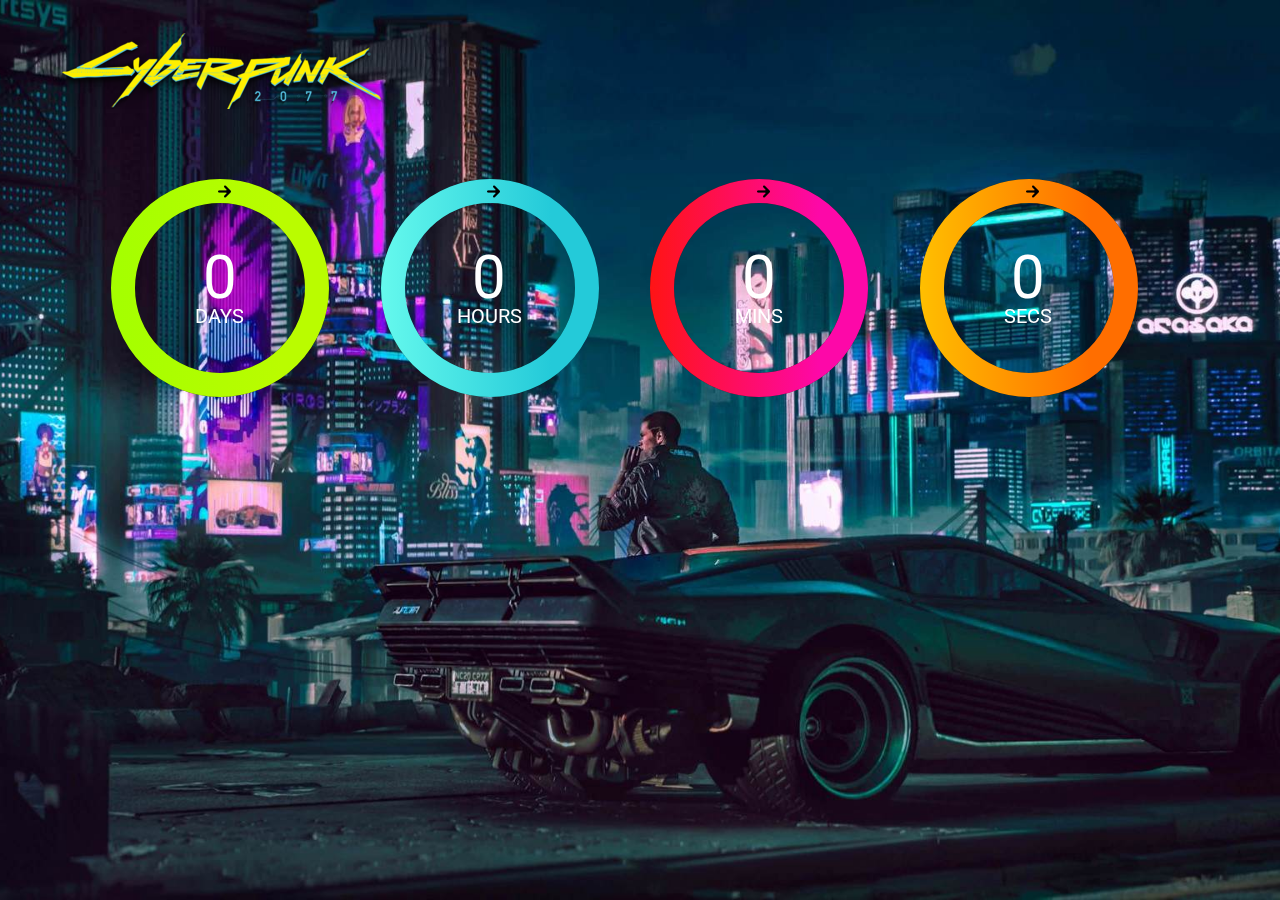
<file: index.html>
<!doctype html>
<html class="no-js" lang="en">

<head>
<!-- Global site tag (gtag.js) - Google Analytics -->
<script async src="https://www.googletagmanager.com/gtag/js?id=UA-130639202-5"></script>
<script>
  window.dataLayer = window.dataLayer || [];
  function gtag(){dataLayer.push(arguments);}
  gtag('js', new Date());

  gtag('config', 'UA-130639202-5');
</script>


    <meta charset="utf-8">
    <title>CP Countdown</title>
    <meta name="description" content="">
    <meta name="viewport" content="width=device-width, initial-scale=1">
    <link rel="icon" href="assets/images/favicon.png">
    <link rel="apple-touch-icon" href="favicon.png">

    <link href="https://fonts.googleapis.com/css?family=Open+Sans:400,600" rel="stylesheet" type="text/css">
    <link href="https://fonts.googleapis.com/css?family=Roboto:400" rel="stylesheet" type="text/css">
    <link href="https://fonts.googleapis.com/css?family=Lato:100" rel="stylesheet" type="text/css">

    <link rel="stylesheet" href="assets/css/jquery.classycountdown.min.css">

    <link rel="stylesheet" href="assets/css/main.css">

    <script src="assets/js/vendor/modernizr-2.8.3-respond-1.4.2.min.js"></script>
</head>

<body style="background-image:url('assets/images/backgrounds/background_1080.jpg')">

    <section id="wrapper" class="image">

        <div class="container-fluid animated" id="home">
            <div class="row logo-row">
                <a href="#" class="brand">
                    <img src="assets/images/logo3.png" alt="">
				</a>
            </div>
            <div class="middle-area">

                <div class="container">
                    <div class="countdown" data-end="Dec 10, 2020 00:00:00"></div>
                </div>
            </div>

    </section>



    <script src="assets/js/vendor/jQuery-1.12.1.min.js"></script>
    <script src="assets/js/bootstrap.min.js"></script>
    <script src="assets/js/jquery.classycountdown.min.js"></script>
    <script src="assets/js/jquery.knob.js"></script>
    <script src="assets/js/jquery.throttle.js"></script>

    <script src="assets/js/main.js"></script>

</body>

</html>
</file>
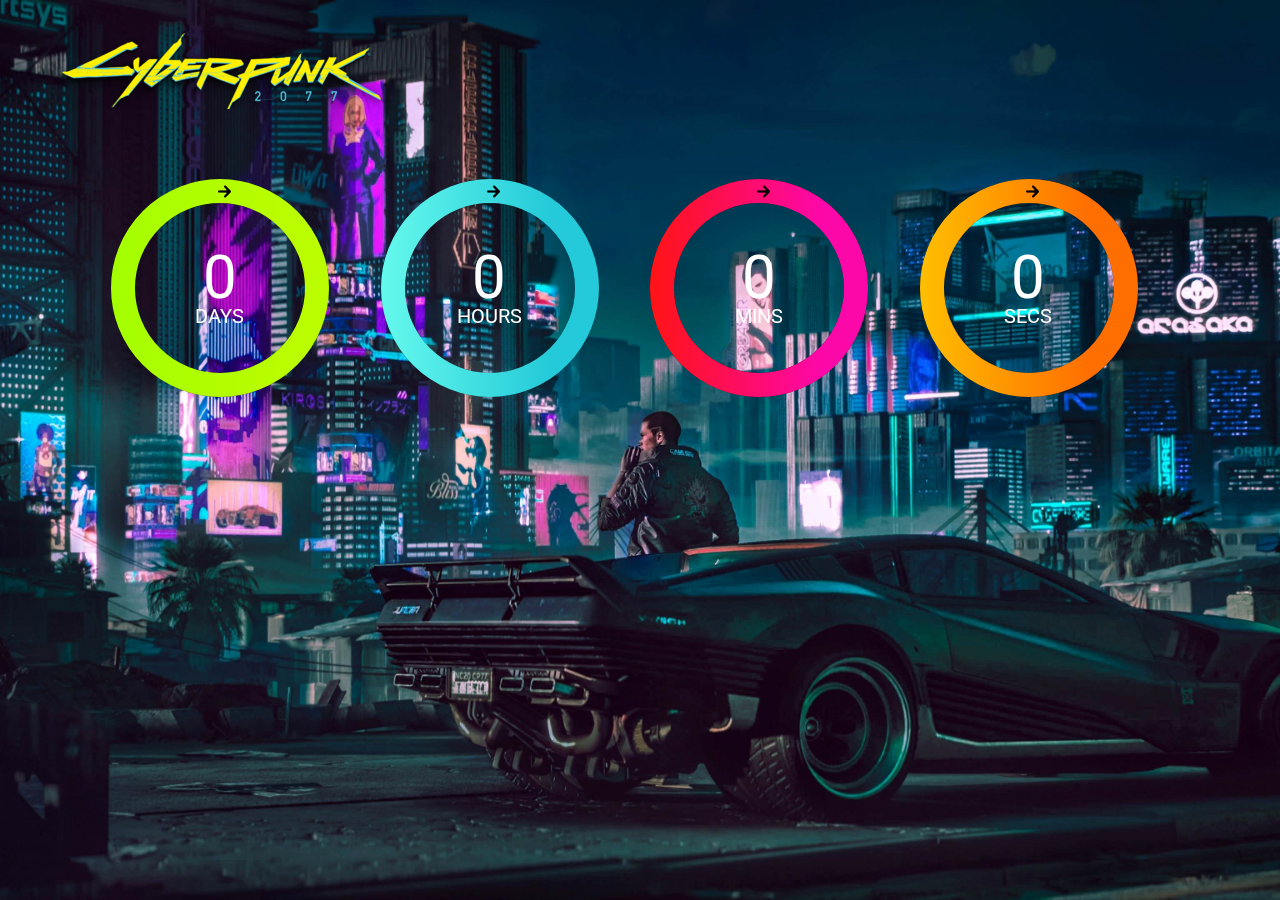
<file: index_Singleimage.html>
<!doctype html>
<html class="no-js" lang="en">

<head>
    <meta charset="utf-8">
    <title>CP Countdown</title>
    <meta name="description" content="">
    <meta name="viewport" content="width=device-width, initial-scale=1">
    <link rel="icon" href="assets/images/favicon.png">
    <link rel="apple-touch-icon" href="favicon.png">

    <link href="https://fonts.googleapis.com/css?family=Open+Sans:400,600" rel="stylesheet" type="text/css">
    <link href="https://fonts.googleapis.com/css?family=Roboto:400" rel="stylesheet" type="text/css">
    <link href="https://fonts.googleapis.com/css?family=Lato:100" rel="stylesheet" type="text/css">

    <link rel="stylesheet" href="assets/css/jquery.classycountdown.min.css">

    <link rel="stylesheet" href="assets/css/main.css">

    <script src="assets/js/vendor/modernizr-2.8.3-respond-1.4.2.min.js"></script>
</head>

<body style="background-image:url('assets/images/backgrounds/background.jpg')">

    <section id="wrapper" class="image">

        <div class="container-fluid animated" id="home">
            <div class="row logo-row">
                <a href="#" class="brand">
                    <img src="assets/images/logo3.png" alt="">
				</a>
            </div>
            <div class="middle-area">

                <div class="container">
                    <div class="countdown" data-end="Nov 19, 2020 10:00:00"></div>
                </div>
            </div>

    </section>



    <script src="assets/js/vendor/jQuery-1.12.1.min.js"></script>
    <script src="assets/js/bootstrap.min.js"></script>
    <script src="assets/js/jquery.classycountdown.min.js"></script>
    <script src="assets/js/jquery.knob.js"></script>
    <script src="assets/js/jquery.throttle.js"></script>

    <script src="assets/js/main.js"></script>

</body>

</html>
</file>
<file: assets/css/main.css>
/*! 
	-	Loop Comeing Soon Template
	-	Url: www.creative-era.com
	-	Author: Julkar N. Nahian
	-	Author URL: www.jnahian.com
 */

/*!
 * Bootstrap v3.3.6 (http://getbootstrap.com)
 * Copyright 2011-2015 Twitter, Inc.
 * Licensed under MIT (https://github.com/twbs/bootstrap/blob/master/LICENSE)
 */

/*! normalize.css v3.0.3 | MIT License | github.com/necolas/normalize.css */

/* Tooltip container */

/* .fadeInDown {
	-webkit-animation-name: fadeInDown;
	animation-name: fadeInDown;
  } */

/*------------------------------------------------------------------
[Layout]

* body
	+wrapper / #wrapper
		+container-fluid / .container-fluid
			-row / .row
				 -logo / .brand
				 
				 -Title / .title
				 -Sub title / .subtitle
			countdown / .countdown
   
    + Footer / .footer

	Content header   .title

1. Body
2. wrapper / #wrapper
3. container-fluid / .container-fluid
4. row / .row
5. logo / .brand
6. Title / .title
7. second holder / .clock-wrap
8. Sub title / .subtitle
9. countdown / .countdown
10. Footer / .footer
11. heading / h2
12. Content header
-------------------------------------------------------------------*/

body.hidden #wrapper {
    overflow: hidden;
}

.tooltip {
    position: absolute;
    z-index: 1070;
    display: block;
    font-family: "Helvetica Neue", Helvetica, Arial, sans-serif;
    font-style: normal;
    font-weight: normal;
    letter-spacing: normal;
    line-break: auto;
    line-height: 1.42857;
    text-align: left;
    text-align: start;
    text-decoration: none;
    text-shadow: none;
    text-transform: none;
    white-space: normal;
    word-break: normal;
    word-spacing: normal;
    word-wrap: normal;
    font-size: 12px;
    opacity: 0;
    filter: alpha(opacity=0)
}

#bgvid,
iframe,
object,
embed,
#ytvid {
    position: fixed;
    right: 0;
    bottom: 0;
    min-width: 100%;
    min-height: 100%;
    width: auto;
    height: auto;
    left: 0;
    top: 0;
}

.black_overlay:after {
    content: '';
    position: fixed;
    left: 0;
    top: 0;
    right: 0;
    bottom: 0;
    background-color: rgba(0, 0, 0, 0.3);
}

.tooltip.in {
    opacity: 0.9;
    filter: alpha(opacity=90)
}

.tooltip.top {
    margin-top: -3px;
    padding: 5px 0
}

.tooltip.right {
    margin-left: 3px;
    padding: 0 5px
}

.tooltip.bottom {
    margin-top: 3px;
    padding: 5px 0
}

.tooltip.left {
    margin-left: -3px;
    padding: 0 5px
}

.tooltip-inner {
    max-width: 200px;
    padding: 3px 8px;
    color: #fff;
    text-align: center;
    background-color: #000;
    border-radius: 4px
}

.tooltip-arrow {
    position: absolute;
    width: 0;
    height: 0;
    border-color: transparent;
    border-style: solid
}

.tooltip.top .tooltip-arrow {
    bottom: 0;
    left: 50%;
    margin-left: -5px;
    border-width: 5px 5px 0;
    border-top-color: #000
}

.tooltip.top-left .tooltip-arrow {
    bottom: 0;
    right: 5px;
    margin-bottom: -5px;
    border-width: 5px 5px 0;
    border-top-color: #000
}

.tooltip.top-right .tooltip-arrow {
    bottom: 0;
    left: 5px;
    margin-bottom: -5px;
    border-width: 5px 5px 0;
    border-top-color: #000
}

.tooltip.right .tooltip-arrow {
    top: 50%;
    left: 0;
    margin-top: -5px;
    border-width: 5px 5px 5px 0;
    border-right-color: #000
}

.tooltip.left .tooltip-arrow {
    top: 50%;
    right: 0;
    margin-top: -5px;
    border-width: 5px 0 5px 5px;
    border-left-color: #000
}

.tooltip.bottom .tooltip-arrow {
    top: 0;
    left: 50%;
    margin-left: -5px;
    border-width: 0 5px 5px;
    border-bottom-color: #000
}

.tooltip.bottom-left .tooltip-arrow {
    top: 0;
    right: 5px;
    margin-top: -5px;
    border-width: 0 5px 5px;
    border-bottom-color: #000
}

.tooltip.bottom-right .tooltip-arrow {
    top: 0;
    left: 5px;
    margin-top: -5px;
    border-width: 0 5px 5px;
    border-bottom-color: #000
}

html {
    font-family: sans-serif;
    -ms-text-size-adjust: 100%;
    -webkit-text-size-adjust: 100%
}

.animated {
    -webkit-animation-duration: 1s;
    animation-duration: 1s;
    -webkit-animation-fill-mode: both;
    animation-fill-mode: both;
}

.fadeInDown {
    -webkit-animation-name: fadeInDown;
    animation-name: fadeInDown;
}

.fadeOutUp {
    -webkit-animation-name: fadeOutUp;
    animation-name: fadeOutUp;
}

html,
body {
    height: 100%;
    /* background: center center fixed; */
    background-attachment: fixed;
    background-position: center;
    background-repeat: no-repeat;
    background-size: cover;
}

body {
    margin: 0
}

article,
aside,
details,
figcaption,
figure,
footer,
header,
hgroup,
main,
menu,
nav,
section,
summary {
    display: block
}

audio,
canvas,
progress,
video {
    display: inline-block;
    vertical-align: baseline
}

a {
    background-color: transparent
}

a:active,
a:hover {
    outline: 0
}

b,
strong {
    font-weight: bold
}

dfn {
    font-style: italic
}

h1 {
    font-size: 2em;
    margin: 0.67em 0
}

mark {
    background: #ff0;
    color: #000
}

small {
    font-size: 80%
}

sub,
sup {
    font-size: 75%;
    line-height: 0;
    position: relative;
    vertical-align: baseline
}

sup {
    top: -0.5em
}

sub {
    bottom: -0.25em
}

img {
    border: 0;
    /* height: 50%;
    width: auto; */
}

figure {
    margin: 1em 40px
}

hr {
    box-sizing: content-box;
    height: 0
}

pre {
    overflow: auto
}

code,
kbd,
pre,
samp {
    font-family: monospace, monospace;
    font-size: 1em
}

button,
input,
optgroup,
select,
textarea {
    color: inherit;
    font: inherit;
    margin: 0
}

button {
    overflow: visible
}

button,
select {
    text-transform: none
}

button::-moz-focus-inner,
input::-moz-focus-inner {
    border: 0;
    padding: 0
}

input {
    line-height: normal
}

input[type="number"]::-webkit-inner-spin-button,
input[type="number"]::-webkit-outer-spin-button {
    height: auto
}

input[type="search"]::-webkit-search-cancel-button,
input[type="search"]::-webkit-search-decoration {
    -webkit-appearance: none
}

fieldset {
    border: 1px solid #c0c0c0;
    margin: 0 2px;
    padding: 0.35em 0.625em 0.75em
}

legend {
    border: 0;
    padding: 0
}

textarea {
    overflow: auto
}

optgroup {
    font-weight: bold
}

table {
    border-collapse: collapse;
    border-spacing: 0
}

td,
th {
    padding: 0
}

/*! Source: https://github.com/h5bp/html5-boilerplate/blob/master/src/css/main.css */

@media print {
    *,
    *:before,
    *:after {
        background: transparent !important;
        color: #000 !important;
        box-shadow: none !important;
        text-shadow: none !important
    }
    a,
    a:visited {
        text-decoration: underline
    }
    a[href]:after {
        content: " (" attr(href) ")"
    }
    pre,
    blockquote {
        border: 1px solid #999;
        page-break-inside: avoid
    }
    thead {
        display: table-header-group
    }
    tr,
    img {
        page-break-inside: avoid
    }
    img {
        max-width: 100% !important
    }
    p,
    h2,
    h3 {
        orphans: 3;
        widows: 3
    }
    h2,
    h3 {
        page-break-after: avoid
    }
}

* {
    box-sizing: border-box
}

*:before,
*:after {
    box-sizing: border-box
}

html {
    font-size: 10px;
    -webkit-tap-highlight-color: transparent
}

body {
    font-family: "Helvetica Neue", Helvetica, Arial, sans-serif;
    font-size: 14px;
    line-height: 1.42857;
    color: #333;
    background-color: #fff
}

input,
button,
select,
textarea {
    font-family: inherit;
    font-size: inherit;
    line-height: inherit
}

a {
    color: #337ab7;
    text-decoration: none
}

a:hover,
a:focus {
    color: #23527c;
    text-decoration: underline
}

a:focus {
    outline: thin dotted;
    outline: 5px auto -webkit-focus-ring-color;
    outline-offset: -2px
}

figure {
    margin: 0
}

img {
    vertical-align: middle
}

hr {
    margin-top: 20px;
    margin-bottom: 20px;
    border: 0;
    border-top: 1px solid #eee
}

.sr-only {
    position: absolute;
    width: 1px;
    height: 1px;
    margin: -1px;
    padding: 0;
    overflow: hidden;
    clip: rect(0, 0, 0, 0);
    border: 0
}

h1,
h2,
h3 {
    margin-top: 20px;
    margin-bottom: 10px
}

h4,
h5,
h6 {
    margin-top: 10px;
    margin-bottom: 10px
}

h1 {
    font-size: 36px
}

h2 {
    font-size: 30px
}

h3 {
    font-size: 24px
}

h4 {
    font-size: 18px
}

h5 {
    font-size: 14px
}

h6 {
    font-size: 12px
}

p {
    margin: 0 0 10px
}

small {
    font-size: 85%
}

mark {
    background-color: #fcf8e3;
    padding: .2em
}

.text-right {
    text-align: right
}

.text-center {
    text-align: center
}

ul,
ol {
    margin-top: 0;
    margin-bottom: 10px
}

.list-inline {
    padding-left: 0;
    list-style: none;
    margin-left: -5px
}

.list-inline>li {
    display: inline-block;
    padding-left: 5px;
    padding-right: 5px
}

dl {
    margin-top: 0;
    margin-bottom: 20px
}

dt,
dd {
    line-height: 1.42857
}

dt {
    font-weight: bold
}

dd {
    margin-left: 0
}

blockquote {
    padding: 10px 20px;
    margin: 0 0 20px;
    font-size: 17.5px;
    border-left: 5px solid #eee
}

address {
    margin-bottom: 20px;
    font-style: normal;
    line-height: 1.42857
}

code,
kbd,
pre,
samp {
    font-family: Menlo, Monaco, Consolas, "Courier New", monospace
}

code {
    padding: 2px 4px;
    font-size: 90%;
    color: #c7254e;
    background-color: #f9f2f4;
    border-radius: 4px
}

kbd {
    padding: 2px 4px;
    font-size: 90%;
    color: #fff;
    background-color: #333;
    border-radius: 3px;
    box-shadow: inset 0 -1px 0 rgba(0, 0, 0, 0.25)
}

pre {
    display: block;
    padding: 9.5px;
    margin: 0 0 10px;
    font-size: 13px;
    line-height: 1.42857;
    word-break: break-all;
    word-wrap: break-word;
    color: #333;
    background-color: #f5f5f5;
    border: 1px solid #ccc;
    border-radius: 4px
}

.container {
    margin-right: auto;
    margin-left: auto;
    padding-left: 15px;
    padding-right: 15px
}

.container:before,
.container:after {
    content: " ";
    display: table
}

.container:after {
    clear: both
}

@media (min-width: 768px) {
    .container {
        max-width: 750px
    }
}

@media (min-width: 992px) {
    .container {
        max-width: 970px
    }
}

@media (min-width: 1200px) {
    .container {
        max-width: 1170px
    }
}

.container-fluid {
    margin-right: auto;
    margin-left: auto;
    padding-left: 15px;
    padding-right: 15px
}

.container-fluid:before,
.container-fluid:after {
    content: " ";
    display: table
}

.container-fluid:after {
    clear: both
}

.row {
    margin-left: -15px;
    margin-right: -15px
}

.row:before,
.row:after {
    content: " ";
    display: table
}

.row:after {
    clear: both
}

.col-sm-3,
.col-sm-4,
.col-md-4,
.col-xs-5,
.col-sm-6,
.col-xs-7,
.col-md-10 {
    position: relative;
    min-height: 1px;
    padding-left: 15px;
    padding-right: 15px
}

.col-xs-7,
.col-xs-5 {
    float: left
}

.col-xs-5 {
    width: 41.66667%
}

.col-xs-7 {
    width: 58.33333%
}

@media (min-width: 768px) {
    .col-sm-3,
    .col-sm-4,
    .col-sm-6 {
        float: left
    }
    .col-sm-3 {
        width: 25%
    }
    .col-sm-4 {
        width: 33.33333%
    }
    .col-sm-6 {
        width: 50%
    }
    .col-sm-pull-6 {
        right: 50%
    }
    .col-sm-push-3 {
        left: 25%
    }
    .col-sm-offset-3 {
        margin-left: 25%
    }
}

@media (min-width: 992px) {
    .col-md-4 {
        float: left
    }
    .col-md-4 {
        width: 33.33333%
    }
    .col-md-offset-1 {
        margin-left: 8.33333%
    }
    .col-md-offset-4 {
        margin-left: 33.33333%
    }
}

table {
    background-color: transparent
}

caption {
    padding-top: 8px;
    padding-bottom: 8px;
    color: #777;
    text-align: left
}

th {
    text-align: left
}

fieldset {
    padding: 0;
    margin: 0;
    border: 0;
    min-width: 0
}

legend {
    display: block;
    width: 100%;
    padding: 0;
    margin-bottom: 20px;
    font-size: 21px;
    line-height: inherit;
    color: #333;
    border: 0;
    border-bottom: 1px solid #e5e5e5
}

label {
    display: inline-block;
    max-width: 100%;
    margin-bottom: 5px;
    font-weight: bold
}

output {
    display: block;
    padding-top: 7px;
    font-size: 14px;
    line-height: 1.42857;
    color: #555
}

.form-control {
    display: block;
    width: 100%;
    height: 34px;
    padding: 6px 12px;
    font-size: 14px;
    line-height: 1.42857;
    color: #555;
    background-color: #fff;
    background-image: none;
    border: 1px solid #ccc;
    border-radius: 4px;
    box-shadow: none important;
    transition: border-color ease-in-out 0.15s, box-shadow ease-in-out 0.15s
}

.form-control:focus {
    border-color: #66afe9;
    outline: 0;
    box-shadow: inset 0 1px 1px rgba(0, 0, 0, 0.075), 0 0 8px rgba(102, 175, 233, 0.6)
}

.form-control::-moz-placeholder {
    color: #999;
    opacity: 1
}

.form-control:-ms-input-placeholder {
    color: #999
}

.form-control::-webkit-input-placeholder {
    color: #999
}

.form-control::-ms-expand {
    border: 0;
    background-color: transparent
}

.btn {
    display: inline-block;
    margin-bottom: 0;
    font-weight: normal;
    text-align: center;
    vertical-align: middle;
    -ms-touch-action: manipulation;
    touch-action: manipulation;
    cursor: pointer;
    background-image: none;
    border: 1px solid transparent;
    white-space: nowrap;
    padding: 6px 12px;
    font-size: 14px;
    line-height: 1.42857;
    border-radius: 4px;
    -webkit-user-select: none;
    -moz-user-select: none;
    -ms-user-select: none;
    user-select: none
}

.btn-default:hover {
    color: #333;
    background-color: #e6e6e6;
    border-color: #adadad
}

.input-group {
    position: relative;
    display: table;
    border-collapse: separate
}

.input-group .form-control {
    position: relative;
    z-index: 2;
    float: left;
    width: 100%;
    margin-bottom: 0
}

.input-group .form-control:focus {
    z-index: 3
}

.input-group-addon,
.input-group-btn,
.input-group .form-control {
    display: table-cell
}

.input-group .form-control:not(:first-child):not(:last-child) {
    border-radius: 0
}

.input-group-addon,
.input-group-btn {
    width: 1%;
    white-space: nowrap;
    vertical-align: middle
}

.input-group-addon {
    padding: 6px 12px;
    font-size: 14px;
    font-weight: normal;
    line-height: 1;
    color: #555;
    text-align: center;
    background-color: #eee;
    border: 1px solid #ccc;
    border-radius: 4px
}

.input-group-addon:first-child {
    border-right: 0
}

.input-group-btn {
    position: relative;
    font-size: 0;
    white-space: nowrap
}

.input-group-btn>.btn {
    position: relative
}

.input-group-btn>.btn:hover,
.input-group-btn>.btn:focus,
.input-group-btn>.btn:active {
    z-index: 2
}

@-webkit-keyframes progress-bar-stripes {
    from {
        background-position: 40px 0
    }
    to {
        background-position: 0 0
    }
}

@keyframes progress-bar-stripes {
    from {
        background-position: 40px 0
    }
    to {
        background-position: 0 0
    }
}

/*! 
 *  Font Awesome 4.5.0 by @davegandy - http://fontawesome.io - @fontawesome
 *  License - http://fontawesome.io/license (Font: SIL OFL 1.1, CSS: MIT License)
 */

@font-face {
    font-family: 'FontAwesome';
    src: url("../fonts/fontawesome-webfont.eot?v=4.5.0");
    src: url("../fonts/fontawesome-webfont.eot?#iefix&v=4.5.0") format("embedded-opentype"), url("../fonts/fontawesome-webfont.woff2?v=4.5.0") format("woff2"), url("../fonts/fontawesome-webfont.woff?v=4.5.0") format("woff"), url("../fonts/fontawesome-webfont.ttf?v=4.5.0") format("truetype"), url("../fonts/fontawesome-webfont.svg?v=4.5.0#fontawesomeregular") format("svg");
    font-weight: normal;
    font-style: normal
}

.fa {
    display: inline-block;
    font: normal normal normal 14px/1 FontAwesome;
    font-size: inherit;
    text-rendering: auto;
    -webkit-font-smoothing: antialiased;
    -moz-osx-font-smoothing: grayscale
}

@-webkit-keyframes fa-spin {
    0% {
        -webkit-transform: rotate(0deg);
        transform: rotate(0deg)
    }
    100% {
        -webkit-transform: rotate(359deg);
        transform: rotate(359deg)
    }
}

@keyframes fa-spin {
    0% {
        -webkit-transform: rotate(0deg);
        transform: rotate(0deg)
    }
    100% {
        -webkit-transform: rotate(359deg);
        transform: rotate(359deg)
    }
}

.fa-envelope-o:before {
    content: "\f003"
}

.fa-twitter:before {
    content: "\f099"
}

.fa-facebook:before {
    content: "\f09a"
}

.fa-pinterest:before {
    content: "\f0d2"
}

.fa-dribbble:before {
    content: "\f17d"
}

.fa-linkedin:before {
    content: "\f0e1";
}

.fa-spinner:before {
    content: "\f110";
}

.fa-spin {
    -webkit-animation: fa-spin 2s infinite linear;
    animation: fa-spin 2s infinite linear;
}

@-webkit-keyframes fa-spin {
    0% {
        -webkit-transform: rotate(0deg);
        transform: rotate(0deg);
    }
    100% {
        -webkit-transform: rotate(359deg);
        transform: rotate(359deg);
    }
}

@keyframes fa-spin {
    0% {
        -webkit-transform: rotate(0deg);
        transform: rotate(0deg);
    }
    100% {
        -webkit-transform: rotate(359deg);
        transform: rotate(359deg);
    }
}

@font-face {
    font-family: "Flaticon";
    src: url("../fonts/Flaticon.eot");
    src: url("../fonts/Flaticon.eot?#iefix") format("embedded-opentype"), url("../fonts/Flaticon.woff") format("woff"), url("../fonts/Flaticon.ttf") format("truetype"), url("../fonts/Flaticon.svg#Flaticon") format("svg");
    font-weight: normal;
    font-style: normal
}

@media screen and (-webkit-min-device-pixel-ratio: 0) {
    @font-face {
        font-family: "Flaticon";
        src: url("./Flaticon.svg#Flaticon") format("svg")
    }
}

.fi:before {
    display: inline-block;
    font-family: "Flaticon";
    font-style: normal;
    font-weight: normal;
    font-variant: normal;
    line-height: 1;
    text-decoration: inherit;
    text-rendering: optimizeLegibility;
    text-transform: none;
    -moz-osx-font-smoothing: grayscale;
    -webkit-font-smoothing: antialiased;
}

.flaticon-check:before {
    content: "\f100"
}

.flaticon-circle-1:before {
    content: "\f102"
}

.flaticon-note:before {
    content: "\f104"
}

.flaticon-pin:before {
    content: "\f105"
}

.flaticon-technology:before {
    content: "\f107"
}

a,
a:hover,
a:focus,
button,
button:hover,
button:active,
button:focus {
    outline: 0;
    text-decoration: none
}

body {
    font-size: 16px
}

#wrapper {
    padding: 33px 55px;
    position: relative;
    overflow-x: hidden;
    height: inherit;
}

#wrapper.black {
    background: #151515
}

#wrapper.black .subtitle {
    color: #4d4d4d
}

#wrapper.black .subscribe form .input-group {
    border-color: #4d4d4d
}

#wrapper.black .subscribe form .input-group .form-control {
    color: #4d4d4d
}

#wrapper.black .footer {
    color: #4d4d4d;
}

#wrapper.black .footer ul li a {
    color: #4d4d4d
}

#wrapper.white {
    background: #fff
}

#wrapper.white .title {
    color: #151515
}

#wrapper.white .subtitle,
#wrapper.white .ClassyCountdown-value {
    color: #4d4d4d !important
}

#wrapper.white .footer {
    color: #4d4d4d
}

#wrapper.white .footer ul li a {
    color: #4d4d4d
}

#wrapper.white .page-link {
    border-color: #4d4d4d
}

#wrapper.white .subscribe p {
    color: #4d4d4d
}

#wrapper.white .subscribe form .input-group {
    border-color: #4d4d4d
}

#wrapper.white .subscribe form .input-group .input-group-addon i {
    color: #4d4d4d
}

#wrapper.white .subscribe form .input-group .form-control {
    color: #4d4d4d
}

#wrapper.white .otherpage {
    background: rgba(255, 255, 255, 0.9)
}

#wrapper.white .otherpage .discription h4,
#wrapper.white .otherpage .discription i.fi {
    color: #4d4d4d
}

#wrapper.white .otherpage .closeModal:hover {
    color: #151515
}

#wrapper.image,
#wrapper.video {
    color: #fff
}

#wrapper.image ::-webkit-input-placeholder,
#wrapper.video ::-webkit-input-placeholder {
    color: #fff
}

#wrapper.image :-moz-placeholder,
#wrapper.video :-moz-placeholder {
    color: #fff
}

#wrapper.image ::-moz-placeholder,
#wrapper.video ::-moz-placeholder {
    color: #fff
}

#wrapper.image :-ms-input-placeholder,
#wrapper.video :-ms-input-placeholder {
    color: #fff
}

#wrapper .container-fluid {
    position: relative;
    height: 100%;
}

#wrapper .demo {
    padding-top: 30px
}

#wrapper .demo .tab-pane {
    margin-bottom: 30px
}

#wrapper .demo .tab-pane a {
    display: inline-block;
    margin-top: 30px
}

#wrapper .demo ul[role=tablist] {
    padding-left: 0;
}

#wrapper .demo ul[role=tablist] li {
    display: inline-block;
    padding: 0 15px;
    margin-bottom: 20px
}

#wrapper .demo ul[role=tablist] li a {
    font-size: .95em;
    padding-bottom: 4px;
    color: #4d4d4d
}

#wrapper .demo ul[role=tablist] li:hover a,
#wrapper .demo ul[role=tablist] li.active a {
    color: #151515;
    border-bottom: 3px solid #151515
}

#wrapper #submit.success i {
    color: green !important;
}

.alert {
    padding: 15px;
    margin-bottom: 20px;
    border: 1px solid transparent;
    border-radius: 4px;
}

.alert-dismissable,
.alert-dismissible {
    padding-right: 35px
}

.alert-dismissable .close,
.alert-dismissible .close {
    position: relative;
    top: -2px;
    right: -21px;
    color: inherit
}

.alert-success {
    background-color: #dff0d8;
    border-color: #d6e9c6;
    color: #3c763d
}

.alert-success hr {
    border-top-color: #c9e2b3
}

.alert-success .alert-link {
    color: #2b542c
}

.alert-info {
    background-color: #d9edf7;
    border-color: #bce8f1;
    color: #31708f
}

.alert-info hr {
    border-top-color: #a6e1ec
}

.alert-info .alert-link {
    color: #245269
}

.alert-warning {
    background-color: #fcf8e3;
    border-color: #faebcc;
    color: #8a6d3b
}

.alert-warning hr {
    border-top-color: #f7e1b5
}

.alert-warning .alert-link {
    color: #66512c
}

.alert-danger {
    background-color: #f2dede;
    border-color: #ebccd1;
    color: #a94442
}

.alert-danger hr {
    border-top-color: #e4b9c0
}

.alert-danger .alert-link {
    color: #843534
}

#wrapper #submit.error i {
    color: red !important;
}

.alert-success {
    background-color: #dff0d8;
    border-color: #d6e9c6;
    color: #3c763d;
}

#wrapper .blur {
    -webkit-filter: blur(15px);
    filter: blur(15px)
}

#wrapper #slideshow {
    position: relative;
    width: 100%;
    height: 620px;
    overflow: hidden;
    background: url("../images/frame.png") no-repeat 46% -44%;
}

#wrapper #slideshow div {
    position: absolute;
    width: 100%
}

#wrapper.landing {
    background-image: url("../images/backgrounds/landing.jpg");
    background-size: cover
}

#wrapper .title {
    color: #fff;
    font-family: 'Lato';
    font-size: 6em;
    font-weight: 100;
    line-height: 1;
    margin-top: 56px;
    text-transform: uppercase;
    text-align: center;
    height: 70px;
    overflow: hidden
}

#wrapper .otherpage .title {
    margin-top: -20px;
}

#wrapper .subtitle {
    color: #fff;
    font-family: 'Open Sans';
    font-size: 1.1em;
    text-align: center;
    margin: 1em 0
}

#wrapper .countdown {
    margin: 60px 0
}

/*Newsletter subscribe start here*/

#wrapper .countdown .ClassyCountdown-wrapper>div {
    position: relative
}

#wrapper .countdown .ClassyCountdown-wrapper>div:before {
    content: "";
    background-image: url(../images/arrow.png);
    width: 13px;
    height: 13px;
    position: absolute;
    top: 6px;
    left: 49%
}

#wrapper .subscribe {
    color: #fff;
    font-family: 'Open Sans'
}

#wrapper .subscribe p {
    margin-bottom: 40px;
    font-size: 18px
}

#wrapper .subscribe form .input-group {
    border-bottom: 1px solid #fff;
    padding-bottom: 12px
}

#wrapper .subscribe form .input-group .form-control,
#wrapper .subscribe form .input-group .input-group-addon,
#wrapper .subscribe form .input-group .input-group-btn>.btn {
    background-color: transparent;
    border: 0;
    color: #fff
}

#wrapper .subscribe form .input-group .form-control {
    font-family: "Open Sans";
    font-size: 18px;
    box-shadow: 0 0 0
}

#wrapper .subscribe form .input-group .input-group-addon {
    font-size: 2em;
    padding: 0;
    padding-left: 5px
}

#wrapper .subscribe form .input-group .input-group-addon i {
    line-height: 1
}

#wrapper .subscribe form .input-group i.fi,
#wrapper .subscribe form .input-group i.fa {
    color: #ccc;
}

/*Newsletter subscribe end here*/

/*Footer start here*/

#wrapper .footer {
    color: #fff;
    font-size: .95em;
    margin-top: 120px;
    ;
    margin-bottom: 5px;
    height: 38px;
    line-height: 38px;
}

#wrapper .footer ul {
    margin-bottom: 0
}

#wrapper .footer ul li a {
    padding: 0 10px;
    font-size: 1.5em;
    color: #fff;
    transition: all linear .3s
}

#wrapper .footer ul li:nth-child(1):hover a {
    color: #3D5B99;
}

#wrapper .footer ul li:nth-child(2):hover a {
    color: #00ABDC;
}

#wrapper .footer ul li:nth-child(3):hover a {
    color: #D9031F;
}

#wrapper .footer ul li:nth-child(4):hover a {
    color: #0073B2;
}

#wrapper .footer ul li:nth-child(5):hover a {
    color: #FA4086;
}

#wrapper .footer .text-right img {
    padding-left: 5px;
    margin-top: -2px
}

/*Footer end here*/

#wrapper .page-link {
    position: absolute;
    top: calc(50% - 18px);
    left: 4%;
    width: 36px;
    height: 36px;
    transition: all linear .3s;
    z-index: 11;
}

#wrapper .page-link.right {
    left: auto;
    right: 4%
}

#wrapper .otherpage {
    position: fixed;
    top: 0;
    right: 0;
    left: 0;
    bottom: 0;
    background: rgba(21, 21, 21, 0.9);
    padding: 0 55px 0;
    visibility: hidden;
    transition: all linear 0.6s;
    z-index: 11;
    -webkit-transition: all linear 0.6s;
    -moz-transition: all linear 0.6s;
    -ms-transition: all linear 0.6s;
    -o-transition: all linear 0.6s;
    transform: translateY(-100%);
    -webkit-transform: translateY(-100%);
    -moz-transform: translateY(-100%);
    -ms-transform: translateY(-100%);
    -o-transform: translateY(-100%);
    opacity: 0;
    overflow-y: auto;
    overflow-x: hidden;
    display: flex;
    justify-content: center;
    align-items: center;
    flex-direction: column;
}

#wrapper .otherpage.fadeInDown {
    transform: translateY(0px);
    opacity: 1;
    -webkit-transform: translateY(0px);
    -moz-transform: translateY(0px);
    -ms-transform: translateY(0px);
    -o-transform: translateY(0px);
}

#wrapper .otherpage .subtitle {
    color: #4d4d4d
}

#wrapper .otherpage .discription h4 {
    font-size: 1.4em;
    color: #fff;
    margin: 0 0 70px
}

#wrapper .otherpage .discription p {
    color: #4d4d4d;
    font-size: .95em
}

#wrapper .otherpage .closeModal {
    font-size: 3em;
    color: #4d4d4d;
    display: inline-block;
    margin: 0 0;
    transition: all linear .3s
}

section {
    padding: 120px 0;
}

#wrapper .otherpage .closeModal:hover {
    color: #fff
}

#wrapper .otherpage .contact-info .fi {
    display: inline-block;
    color: #fff;
    font-size: 2em;
    margin-bottom: 40px
}

#wrapper .otherpage .contact-info .fi+p {
    padding: 0 30px
}

#wrapper.black {
    background: #151515
}

#wrapper.black .subtitle {
    color: #4d4d4d
}

#wrapper.black .subscribe form .input-group {
    border-color: #4d4d4d
}

#wrapper.black .subscribe form .input-group .form-control {
    color: #4d4d4d
}

#wrapper.black .footer {
    color: #4d4d4d;
}

#wrapper.black .footer ul li a {
    color: #4d4d4d
}

#wrapper.image ::-webkit-input-placeholder,
#wrapper.video ::-webkit-input-placeholder {
    color: #fff
}

#wrapper.image :-ms-input-placeholder,
#wrapper.video :-ms-input-placeholder {
    color: #fff
}

/* ----------- iPad Pro ----------- */

@media (min-width: 1600px) {
    #wrapper {
        height: 100vh
    }
}

@media (min-width: 768px) and (max-width: 1024px) {
    #wrapper .page-link {
        top: 0;
        right: 70px;
        left: auto
    }
}

@media (min-width: 768px) and (max-width: 991px) {
    #wrapper {
        padding: 15px 0
    }
    #wrapper .row {
        margin: 0
    }
    #wrapper .subscribe {
        margin-bottom: 45px;
        overflow: hidden
    }
    #wrapper .otherpage {
        padding: 15px 0
    }
    #wrapper .otherpage .contact-info .fi+p {
        padding: 0
    }
}

@media (max-width: 767px) {
    #wrapper {
        padding: 15px
    }
    #wrapper .title {
        font-size: 2.6em;
        height: 28px
    }
    #wrapper .countdown {
        margin-top: 0;
        margin-bottom: 0
    }
    #wrapper .page-link {
        top: 0;
        right: 70px;
        left: auto
    }
    #wrapper .footer {
        margin-top: 30px;
    }
    #wrapper .otherpage {
        padding: 15px;
        margin-bottom: 5px;
    }
    #wrapper .title {
        margin-top: 40px;
        margin-bottom: 2px;
    }
    #wrapper .otherpage .discription h4 {
        margin: 0px 0 20px 0;
    }
    #wrapper .otherpage {
        padding: 20px 0 50px 0;
    }
    #wrapper .otherpage .contact-info .fi {
        margin-bottom: 15px;
    }
    .contact-info [class*="col-"] {
        margin-bottom: 30px;
    }
    .contact-info [class*="col-"]:last-child {
        margin-bottom: 0;
    }
    #wrapper .otherpage .closeModal {
        margin: 0 0;
    }
    #wrapper .subtitle {
        font-size: 1em;
    }
    #wrapper .otherpage .discription h4 {
        font-size: 1.1em;
    }
    #wrapper .subtitle {
        margin: 0em 0 1em 0;
    }
    #wrapper .footer ul {
        margin-bottom: 0;
        padding: 0 0 15px 0;
    }
    #wrapper .subscribe p {
        font-size: 17px;
    }
    #wrapper .otherpage {
        display: block;
        padding: 70px 0;
    }
    section {
        padding: 30px 0 40px 0 !important;
    }
    .closeModal *,
    .closeModal {
        line-height: normal !important;
    }
    #wrapper .otherpage .title {
        margin-top: 0;
    }
    section#wrapper .container-fluid .row.logo-row {
        margin: 0;
    }
    #wrapper .countdown {
        margin-left: -15px;
        margin-right: -15px;
    }
    #wrapper .row.footer {
        margin-left: 0;
        margin-right: 0;
    }
    #wrapper .subscribe {
        padding: 0 15px;
    }
}

@media (max-height: 900px) {
    section {
        padding: 80px 0 90px 0;
    }
}

@media (max-height: 800px) {
    section {
        padding: 50px 0 60px 0;
    }
}

@media (max-width: 360px) {
    #wrapper .title {
        font-size: 1.9em;
        height: 21px;
    }
    #wrapper .subtitle {
        margin: 0em 0 1em 0;
        padding: 0 15px;
        font-size: 14px;
    }
    #wrapper .subscribe form .input-group .form-control {
        font-size: 15px;
    }
    #wrapper .subscribe form .input-group .input-group-addon {
        font-size: 1.5em;
    }
    #wrapper .otherpage .contact-info .fi+p {
        padding: 0 0;
    }
}

@media (min-width: 1280px) and (max-width: 1281px) {
    .ClassyCountdown-wrapper>div {
        margin: 10px 26px;
    }
}

@media (max-width: 1366px) {
    #wrapper .page-link {
        left: 0;
    }
    #wrapper .page-link.right {
        right: 0;
    }
}

@media (max-width: 1280px) {
    #wrapper .page-link.right {
        right: 20px;
    }
}

@media (max-width: 1199px) {
    #wrapper .countdown .ClassyCountdown-wrapper>div::before {
        top: 3px;
    }
}

@media (max-width: 1024px) {
    #wrapper .page-link {
        left: auto !important;
        right: 70px;
    }
}
</file>
